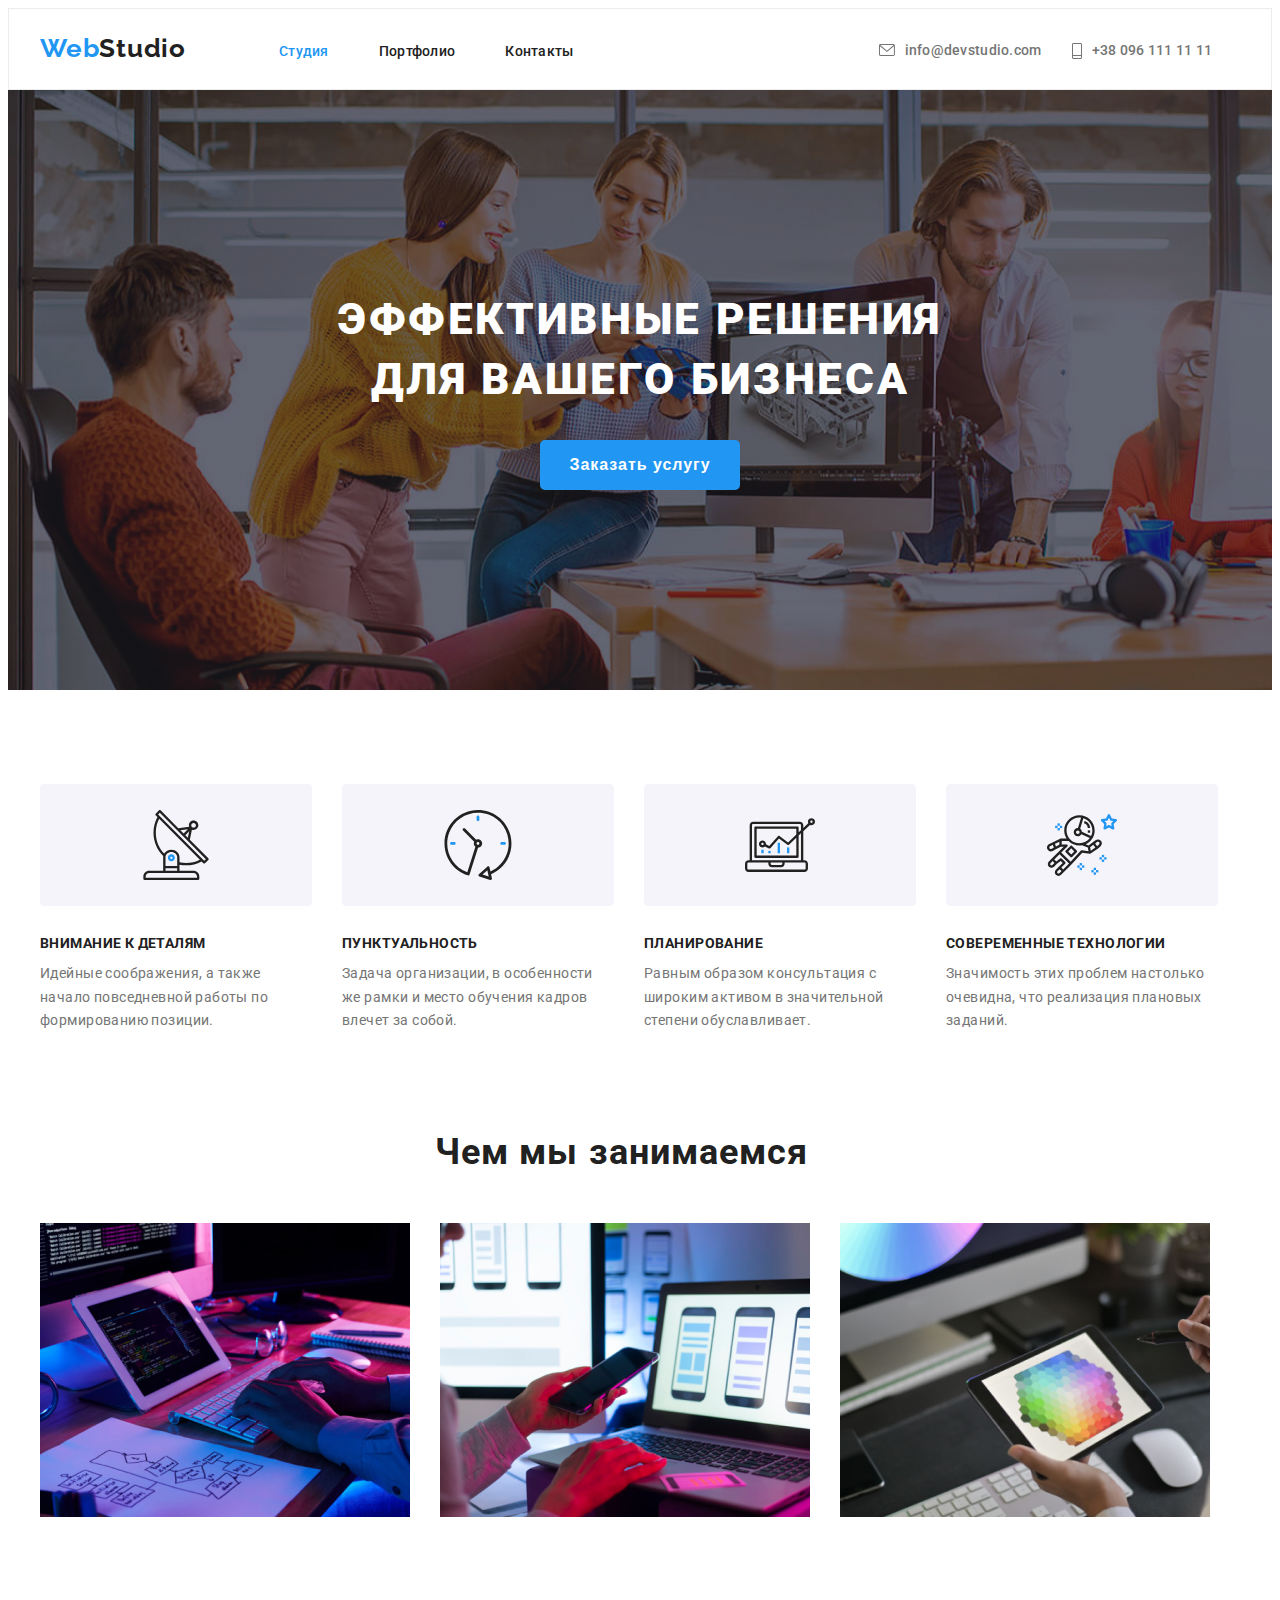
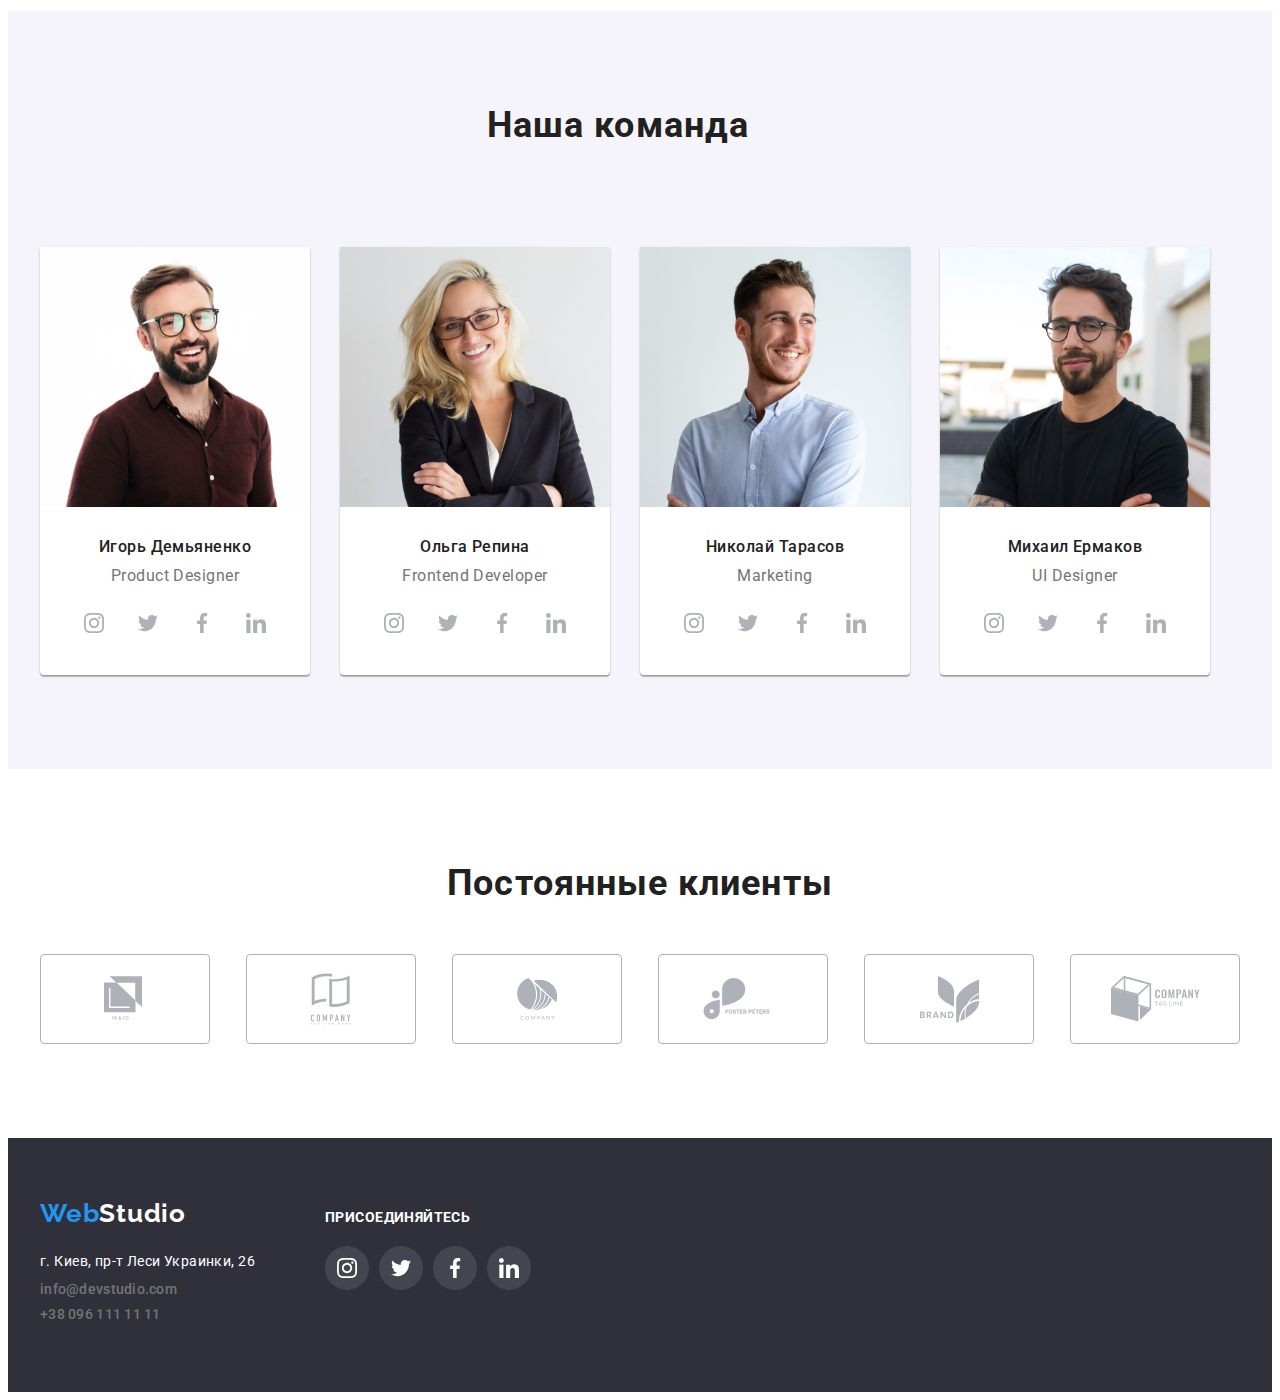
<file: index.html>
<!DOCTYPE html>
<html lang="en">
<head>
    <meta charset="UTF-8">
    <meta http-equiv="X-UA-Compatible" content="IE=edge">
    <meta name="viewport" content="width=device-width, initial-scale=1.0">
    <title>webstudio</title>
    <link rel="preconnect" href="https://fonts.gstatic.com">
    <link rel="stylesheet" href="https://cdnjs.cloudflare.com/ajax/libs/modern-normalize/1.0.0/modern-normalize.min.css" integrity="sha512-ISS7cAi1PEhQ8jnbJpJZMd29NlhNj4AWYyLOSp2CE/CsHxTCu+r+t0D2yoJudVrd0/8fTVPUVDzY5Tvli75u/g==" crossorigin="anonymous" />
<link href="https://fonts.googleapis.com/css2?family=Raleway:wght@700&family=Roboto:wght@400;500;900&display=swap" rel="stylesheet">
<link rel="stylesheet" href="css/styles.css">
</head>

<body class="page">
<!-- хедер -->

    <header class="page-header">
        <div class="container">
            <nav class="site-nav box"> 
                <a href="" class="logo"> Web<span class="studio">Studio</span>
                </a>
               <ul class="site-nav-list box"> 
                    <li class="site-nav-item"><a href="./index.html" class="link active">Студия</a></li>
                    <li class="site-nav-item"><a href="./portfolio.html" class="link">Портфолио</a></li>
                    <li class="site-nav-item"><a href="" class="link">Контакты</a></li>
                </ul> 
            <ul class="site-auth box"> 
                <li class="contact-mail cont">
                   <a href="mailto:info@devstudio.com" class="mail num"><svg width="16" height="12" class="mail-header icon">
                       <use href="./images1/sprite.svg#icon-mail"></use></svg>info@devstudio.com</a>
                </li>
                <li class="contact-tel cont"> 
                    <a href="+380961111111" class="number num"><svg width="10" height="16" class="phone-header icon">
                        <use href="./images1/sprite.svg#icon-phone" width="10" height="16"></use></svg>+38 096 111 11 11</a>
                </li>
            
            </ul>
            </nav>
    </header>



<main>
    <!-- герой -->
    <section class="hero">
    <div class="container">
        <h1 class="hero-title"> 
            эффективные решения <br/> для вашего бизнеса
        </h1>
        <button type="button" class="hero-btn">Заказать услугу</button>
     
    </div>
        
</section>
<!-- преимущества -->
<section class="advantages">
     <div class="container">
        <ul class="box">
            <li class="advantages-list">
                <div class="advantages-img-box">
                 <svg class="advantages-img" width="70" height="70">
                        <use href="./images1/sprite.svg#icon-antenna"></use></svg>
                    </div>
            <h3 class="advantages-name">ВНИМАНИЕ К ДЕТАЛЯМ</h3>
           <p class="advantages-item">Идейные соображения, а также начало повседневной работы по формированию позиции.</p></li>
           <li class="advantages-list">
               <div class="advantages-img-box">
                <svg class="advantages-img" width="70" height="70">
                    <use href="./images1/sprite.svg#icon-clock"></use></svg>
                </div>
            <h3 class="advantages-name">ПУНКТУАЛЬНОСТЬ</h3>
           <p class="advantages-item">Задача организации, в особенности же рамки и место обучения кадров влечет за собой.</p></li>
           <li class="advantages-list">
               <div class="advantages-img-box">
                <svg class="advantages-img" width="70" height="70">
                    <use href="./images1/sprite.svg#icon-diagram"></use></svg>
               </div>
            <h3 class="advantages-name">ПЛАНИРОВАНИЕ</h3>
           <p class="advantages-item">Равным образом консультация с широким активом в значительной степени обуславливает.</p>
           <li class="advantages-list">
               <div class="advantages-img-box">
                <svg class="advantages-img" width="70" height="70">
                    <use href="./images1/sprite.svg#icon-astronaut"></use></svg>
               </div>
            <h3 class="advantages-name">СОВЕРЕМЕННЫЕ ТЕХНОЛОГИИ</h3>
           <p class="advantages-item">Значимость этих проблем настолько очевидна, что реализация плановых заданий.</p></li>
           </ul>
   
     </div>

    </section>   
    <!-- работа -->    
        <section class="work">
            <div class="container">
                <h2 class="work-title">Чем мы занимаемся</h2>
                <ul class="box"> 
                    <li class="work-img"> <img src="./images1/img-3.png" alt="разработка проекта" width="370"> </li> 
                    <li class="work-img"><img src="./images1/img-1.png" alt="подбор интерфейса" width="370"></li>
                    <li class="work-img"><img src="./images1/img-2.png" alt="оформление деталей" width="370" ></li>
                </ul>
            </div>

</section>
<!-- команда -->
  <section class="team">
      <div class="container">
        <h2 class="team-title">Наша команда</h2>
        <ul class="box">
            <li class="team-img">
                <div class="card">
                    <img src="./images1/img.jpg" alt="Игорь Демьяненко" width="270">
                    <h3 class="name">Игорь Демьяненко</h3> 
                    <p class="team-pos">Product Designer</p>
                    <ul class="team-link">
                        <li class="team-link-item">
                            <a href="" class="team-link-dir">
                            <svg class="team-link-site">
                            <use href="./images1/sprite.svg#icon-instagram"></use>
                        </svg></a></li>
                        <li class="team-link-item">
                            <a href="" class="team-link-dir">
                        <svg class="team-link-site">
                            <use href="./images1/sprite.svg#icon-twitter"></use>
                            </svg></a></li>
                        <li class="team-link-item">
                            <a href="" class="team-link-dir">
                            <svg class="team-link-site">
                            <use href="./images1/sprite.svg#icon-facebook"></use>
                        </svg></a></li>
                        <li class="team-link-item">
                            <a href="" class="team-link-dir">
                            <svg class="team-link-site">
                            <use href="./images1/sprite.svg#icon-linkedin"></use>
                        </svg></a></li>
                    </ul>
                </div>
            </li>
            <li class="team-img">
                <div class="card">
                    <img src="./images1/img(1).jpg" alt="Ольга Репина" width="270"></img>
                    <h3 class="name">Ольга Репина</h3>
                    <p class="team-pos">Frontend Developer</p>
                    <ul class="team-link">
                        <li class="team-link-item">
                            <a href="" class="team-link-dir">
                            <svg class="team-link-site">
                            <use href="./images1/sprite.svg#icon-instagram"></use>
                        </svg></a></li>
                        <li class="team-link-item">
                            <a href="" class="team-link-dir">
                        <svg class="team-link-site">
                            <use href="./images1/sprite.svg#icon-twitter"></use>
                            </svg></a></li>
                        <li class="team-link-item">
                            <a href="" class="team-link-dir">
                            <svg class="team-link-site">
                            <use href="./images1/sprite.svg#icon-facebook"></use>
                        </svg></a></li>
                        <li class="team-link-item">
                            <a href="" class="team-link-dir">
                            <svg class="team-link-site">
                            <use href="./images1/sprite.svg#icon-linkedin"></use>
                        </svg></a></li>
                    </ul>
                </div>
            </li>   
            <li class="team-img">
                <div class="card">
                    <img src="./images1/img(2).jpg" alt="Николай Тарасов" width="270"> 
                    <h3 class="name">Николай Тарасов</h3>
                    <p class="team-pos">Marketing</p>
                    <ul class="team-link">
                        <li class="team-link-item">
                            <a href="" class="team-link-dir">
                            <svg class="team-link-site">
                            <use href="./images1/sprite.svg#icon-instagram"></use>
                        </svg></a></li>
                        <li class="team-link-item">
                            <a href="" class="team-link-dir">
                        <svg class="team-link-site">
                            <use href="./images1/sprite.svg#icon-twitter"></use>
                            </svg></a></li>
                        <li class="team-link-item">
                            <a href="" class="team-link-dir">
                            <svg class="team-link-site">
                            <use href="./images1/sprite.svg#icon-facebook"></use>
                        </svg></a></li>
                        <li class="team-link-item">
                            <a href="" class="team-link-dir">
                            <svg class="team-link-site">
                            <use href="./images1/sprite.svg#icon-linkedin"></use>
                        </svg></a></li>
                    </ul>
            </div>
            </li>
            <li class="team-img">
                <div class="card">
                    <img src="./images1/img(3).jpg" alt="Михаил Ермаков" width="270">
                    <h3 class="name">Михаил Ермаков</h3> 
                    <p class="team-pos">UI Designer</p>
                    <ul class="team-link">
                        <li class="team-link-item">
                            <a href="" class="team-link-dir">
                            <svg class="team-link-site">
                            <use href="./images1/sprite.svg#icon-instagram"></use>
                        </svg></a></li>
                        <li class="team-link-item">
                            <a href="" class="team-link-dir">
                        <svg class="team-link-site">
                            <use href="./images1/sprite.svg#icon-twitter"></use>
                            </svg></a></li>
                        <li class="team-link-item">
                            <a href="" class="team-link-dir">
                            <svg class="team-link-site">
                            <use href="./images1/sprite.svg#icon-facebook"></use>
                        </svg></a></li>
                        <li class="team-link-item">
                            <a href="" class="team-link-dir">
                            <svg class="team-link-site">
                            <use href="./images1/sprite.svg#icon-linkedin"></use>
                        </svg></a></li>
                    </ul>
            </div>
            </li>
        </ul>    
      </div>
</section>
<!-- клиенты -->
<section class="clients">
    <div class="container">
        <h2 class="clients-title">Постоянные клиенты</h2>
        <ul class="clients-list">
            <li class="clients-item"> <a href="" class="clients-link">
                <svg class="clients-logo" width="42" height="49">
                    <use href="./images1/sprite.svg#icon-logo-1"></use>
                </svg>
            </a></li>
            <li class="clients-item"> <a href="" class="clients-link">
                <svg class="clients-logo" width="40" height="52">
                    <use href="./images1/sprite.svg#icon-logo-2"></use>
                </svg>
            </a></li>
            <li class="clients-item"> <a href="" class="clients-link">
                <svg class="clients-logo" width="41" height="42">
                    <use href="./images1/sprite.svg#icon-logo-3"></use>
                </svg>
            </a></li>
            <li class="clients-item"> <a href="" class="clients-link">
                <svg class="clients-logo" width="80" height="42">
                    <use href="./images1/sprite.svg#icon-logo-4"></use>
                </svg>
            </a></li>
            <li class="clients-item"> <a href="" class="clients-link">
                <svg class="clients-logo" width="59" height="47">
                    <use href="./images1/sprite.svg#icon-logo-5"></use>
                </svg>
            </a></li>
            <li class="clients-item"> <a href="" class="clients-link">
                <svg class="clients-logo" width="89" height="46">
                    <use href="./images1/sprite.svg#icon-logo-6"></use>
                </svg>
            </a></li>
        </ul>
    </div>
</section>
</main>

<!-- футер -->

<footer class="footer">
    <div class="container">
        <div class="footer-left">
            <a href="" class="logo"> Web<span class="studio">Studio</span> </a>
            <address class="address">
                    г. Киев, пр-т Леси Украинки, 26
            </address>
            <ul class="site-auth-bot"> 
                   <li class="site-auth-item-bot"><a href="mailto:info@devstudio.com" class="mail">info@devstudio.com</a></li>
                   <li class="site-auth-item-bot"><a href="+380961111111" class="number">+38 096 111 11 11</a></li>
            </ul> 
        </div>
        <div class="footer-right">
            <h2 class="footer-right-title">присоединяйтесь</h2>
            <ul class="footer-right-list">
                <li class="footer-right-item">
                    <a href="" class="footer-right-link">
                    <svg class="footer-link-site">
                    <use href="./images1/sprite.svg#icon-instagram"></use>
                </svg></a></li>
                <li class="footer-right-item">
                    <a href="" class="footer-right-link">
                    <svg class="footer-link-site">
                    <use href="./images1/sprite.svg#icon-twitter"></use>
                    </svg></a></li>
                <li class="footer-right-item">
                    <a href="" class="footer-right-link">
                    <svg class="footer-link-site">
                    <use href="./images1/sprite.svg#icon-facebook"></use>
                </svg></a></li>
                <li class="footer-right-item">
                    <a href="" class="footer-right-link">
                    <svg class="footer-link-site">
                    <use href="./images1/sprite.svg#icon-linkedin"></use>
                </svg></a></li>
            </ul>


        </div>
    </div>
</footer>
     
</body>
</html>
</file>
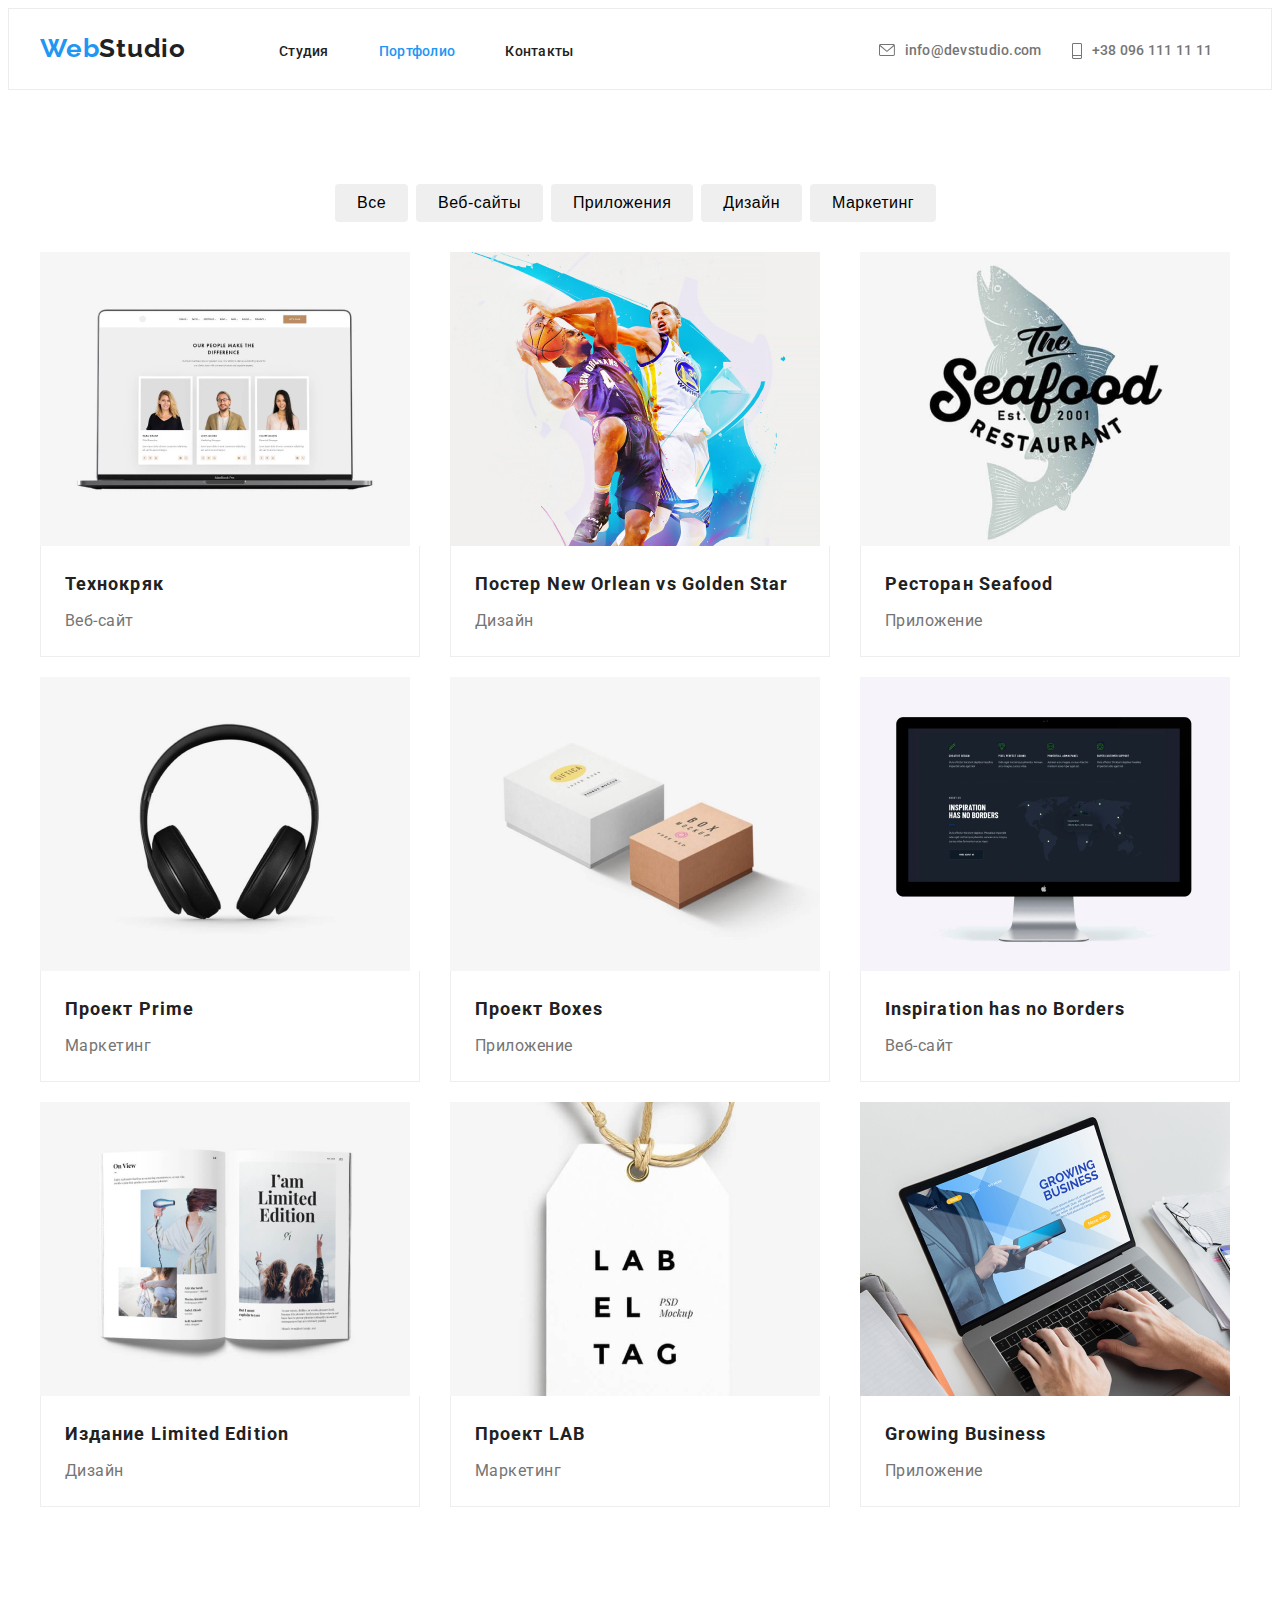
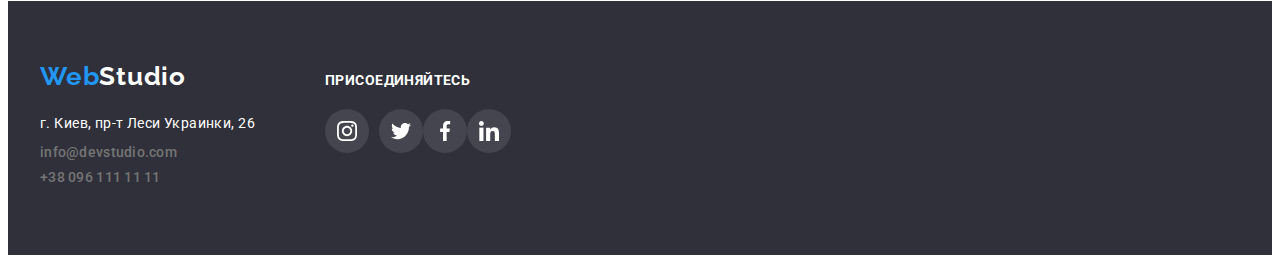
<file: portfolio.html>
<!DOCTYPE html>
<html lang="en">
<head>
    <meta charset="UTF-8">
    <meta http-equiv="X-UA-Compatible" content="IE=edge">
    <meta name="viewport" content="width=device-width, initial-scale=1.0">
    <title>webstudio</title>
    <link rel="preconnect" href="https://fonts.gstatic.com">
    <link rel="stylesheet" href="https://cdnjs.cloudflare.com/ajax/libs/modern-normalize/1.0.0/modern-normalize.min.css" integrity="sha512-ISS7cAi1PEhQ8jnbJpJZMd29NlhNj4AWYyLOSp2CE/CsHxTCu+r+t0D2yoJudVrd0/8fTVPUVDzY5Tvli75u/g==" crossorigin="anonymous" />
<link href="https://fonts.googleapis.com/css2?family=Raleway:wght@700&family=Roboto:wght@400;500;900&display=swap" rel="stylesheet">
<link rel="stylesheet" href="css/styles.css">
</head>
<body class="page">
    
    <!-- Хедер -->

    <header class="page-header">
        <div class="container">
            <nav class="site-nav box"> 
                <a href="" class="logo"> Web<span class="studio">Studio</span>
                </a>
               <ul class="site-nav-list box"> 
                    <li class="site-nav-item"><a href="./index.html" class="link">Студия</a></li>
                    <li class="site-nav-item"><a href="./portfolio.html" class="link active">Портфолио</a></li>
                    <li class="site-nav-item"><a href="" class="link">Контакты</a></li>
                </ul> 
            <ul class="site-auth box"> 
                <li class="contact-mail cont">
                   <a href="mailto:info@devstudio.com" class="mail num"><svg width="16" height="12" class="mail-header icon">
                       <use href="./images1/sprite.svg#icon-mail"></use></svg>info@devstudio.com</a>
                </li>
                <li class="contact-tel cont"> 
                    <a href="+380961111111" class="number num"><svg width="10" height="16" class="phone-header icon">
                        <use href="./images1/sprite.svg#icon-phone" width="10" height="16"></use></svg>+38 096 111 11 11</a>
                </li>
            
            </ul>
            </nav>
    </header>
<main>
    <!-- фильтр -->
    <section class="filter">
        <div class="container">
    <ul class="box">
        <li class="filter-button">
            <button type="button" class="button-services">Все</button></li>
        <li class="filter-button">
            <button type="button" class="button-services">Веб-сайты</button></li>
        <li class="filter-button">
            <button type="button" class="button-services">Приложения</button></li>
        <li class="filter-button">
            <button type="button" class="button-services">Дизайн</button></li>
        <li class="filter-button">
            <button type="button" class="button-services">Маркетинг</button></li>
    </ul>
        </div>
</section>
<!-- работы -->
<section class="work-show">
    <div class="container">
     <ul class="box">
        <li class="work-show-img"><img src="images1/img1.jpg" alt="Технокряк" width="370"><div class="info"><h2 class="work-show-item">Технокряк</h2><p class="type">Веб-сайт</p></div></li>
        <li class="work-show-img"><img src="images1/img2.jpg" alt="Постер New Orlean vs Golden Star" width="370"><div class="info"><h2 class="work-show-item">Постер New Orlean vs Golden Star</h2><p class="type">Дизайн</p></div></li>
        <li class="work-show-img"><img src="images1/img3.jpg" alt="Ресторан Seafood" width="370"><div class="info"><h2 class="work-show-item">Ресторан Seafood</h2><p class="type">Приложение</p></div></li>
        <li class="work-show-img"><img src="images1/img4.jpg" alt="Проект Prime" width="370"><div class="info"><h2 class="work-show-item">Проект Prime</h2><p class="type">Маркетинг</p></div></li>
        <li class="work-show-img"><img src="images1/img5.jpg" alt="Проект Boxes" width="370"><div class="info"><h2 class="work-show-item">Проект Boxes</h2><p class="type">Приложение</p></div></li>
        <li class="work-show-img"><img src="images1/img6.jpg" alt="Inspiration has no Borders" width="370"><div class="info"><h2 class="work-show-item">Inspiration has no Borders</h2><p class="type">Веб-сайт</p></div></li>
        <li class="work-show-img"><img src="images1/img7.jpg" alt="Издание Limited Edition" width="370"><div class="info"><h2 class="work-show-item">Издание Limited Edition</h2><p class="type">Дизайн</p></div></li>
        <li class="work-show-img"><img src="images1/img8.jpg" alt="Проект LAB" width="370"><div class="info"><h2 class="work-show-item">Проект LAB</h2><p class="type">Маркетинг</p></div></li>
        <li class="work-show-img"><img src="images1/img9.jpg" alt="Growing Business" width="370"><div class="info"><h2 class="work-show-item">Growing Business</h2><p class="type">Приложение</p></div></li>
     </ul>
    </div>
</section>
</main>

<!-- футер -->
<footer class="footer">
    <div class="container">
        <div class="footer-left">
            <a href="" class="logo"> Web<span class="studio">Studio</span> </a>
            <address class="address">
                    г. Киев, пр-т Леси Украинки, 26
            </address>
            <ul class="site-auth-bot"> 
                   <li class="site-auth-item-bot"><a href="mailto:info@devstudio.com" class="mail">info@devstudio.com</a></li>
                   <li class="site-auth-item-bot"><a href="+380961111111" class="number">+38 096 111 11 11</a></li>
            </ul> 
        </div>
        <div class="footer-right">
            <h2 class="footer-right-title">присоединяйтесь</h2>
            <ul class="footer-right-list">
                <li class="footer-right-item">
                    <a href="" class="footer-right-link">
                    <svg class="footer-link-site">
                    <use href="./images1/sprite.svg#icon-instagram"></use>
                </svg></a></li>
                <li class="teafooter-right-item">
                    <a href="" class="footer-right-link">
                    <svg class="footer-link-site">
                    <use href="./images1/sprite.svg#icon-twitter"></use>
                    </svg></a></li>
                <li class="teafooter-right-item">
                    <a href="" class="footer-right-link">
                    <svg class="footer-link-site">
                    <use href="./images1/sprite.svg#icon-facebook"></use>
                </svg></a></li>
                <li class="teafooter-right-item">
                    <a href="" class="footer-right-link">
                    <svg class="footer-link-site">
                    <use href="./images1/sprite.svg#icon-linkedin"></use>
                </svg></a></li>
            </ul>


        </div>
    </div>
</footer>
     
     
</body>
</html>
</file>
<file: css/styles.css>
/* цвет основного текста #212121 */
/* вторичный цвет текста #757575 */
/* белый #ffffff */
/* акцент #2196f3 */
:root {
    --title-color-text:#212121 ;
    --secondary-color-text:#757575 ;
    --accent-color-text: #2196f3 ;
    --white-color: #ffffff
    

}
body {
    background-color: var(--white-color);
    color: var(--title-color-text);
    font-family: Roboto, sans-serif ;
}

.site-nav-list .link.active {
    color: var(--accent-color-text);

}
a{ text-decoration: none;}

li {list-style: none;}

img{
    display: block;


}
h1,
h2,
h3,
h4,
h5,
h6,
p {
  margin: 0;
}

ul,
ol {
  margin: 0;
  padding: 0;
}

.button .button-services {
    cursor: pointer;
}



/* site nav! */

.container {
    width: 1200px;
    margin: 0 auto;
    padding-left: 15px;
    padding-right: 15px;
}

.page-header {
    height: 80px;
    border: 1px solid #ECECEC;
}

/* .logo {
    margin-right: 93px;
    margin-top: 24px;
    margin-bottom: 24px;
} */


.box {
    display: flex;
    flex-wrap: wrap;
} 

.site-nav-item {
margin-right: 50px;
}


.site-nav-item {
    margin-top: 32px;
    margin-bottom: 32px;
}

/* .site-nav-item:not(:last-child) {
    margin-right: 50px;

} */

.site-auth {
    margin-right: 0px auto;
    display: flex;
    justify-content: center;
    align-items: center;

}

.page-header .mail {
    margin-left: 255px;
    margin-right: 30px;
    display: flex;
    justify-content: center;
    align-items: center;
}

.page-header .number {
    display: flex;
    justify-content: center;
    align-items: center;
}

.mail-header {
    margin-right: 10px;
    fill: var(--secondary-color-text)
}

.phone-header {
    margin-right: 10px;
    fill: var(--secondary-color-text)
}


.page-header .logo {
color: var(--accent-color-text);
font-family: Raleway;
font-style: 400;
font-weight: 700;
font-size: 26px;
line-height: 1.2;
letter-spacing: 0.03em;
margin-right: 93px;
margin-top: 24px;
margin-bottom: 24px;
}
.site-nav .studio {
    color: var(--title-color-text);
}

.site-nav-list .link {
color: var(--title-color-text);
font-style: 400;
font-weight: 500;
font-size: 14px;
line-height: 1.14;
letter-spacing: 0.02em;
}
.link:hover {
    color: var(--accent-color-text);
    }
    
/* .site-auth .mail {
    color: var(--secondary-color-text);
}
.site-auth .number {
    color: var(--secondary-color-text);
} */

.box .num {
    color: var(--secondary-color-text);
}

.box .num:hover,
.box .num:focus {
    color: var(--accent-color-text);
}

.box .num:hover .icon,
.box .num:focus .icon {
    fill: var(--accent-color-text);
}


.site-auth {
font-style: 400;
font-weight: 500;
font-size: 14px;
line-height: 1.14;
letter-spacing: 0.02em;
color: var(--title-color-text);

}


/* hero */

.hero {

    flex-direction: column;
    justify-content: center ;
    flex-grow: 1;
    background-color: #2F303A ;
    background-image: linear-gradient( rgba(47, 48, 58, 0.4), rgba(47, 48, 58, 0.4)) ,
    url("../images1/hero-bc.jpg");
    background-repeat: no-repeat;
    background-size: cover;
}


.hero-title {
color: var(--white-color) ;
font-style: 400;
font-weight: 900;
font-size: 44px;
line-height: 1.36;
letter-spacing: 0.06em;
text-transform: uppercase;
text-align: center;
width: 696px;
margin: 0 auto;
padding-top: 200px;
padding-bottom: 30px;


}

.hero-btn {
    font-style: 400;
    font-weight: 700;
    font-size: 16px;
    line-height: 1.87;
    align-items: center;
    text-align: center;
    letter-spacing: 0.06em ;
    color: var(--white-color) ;
    background-color: var(--accent-color-text) ;
    width: 200px;
    height: 50px;
    margin-left: 500px;
    margin-right: 500px;
    margin-bottom: 200px;
    border-radius: 5px;
    border: 0px;


}


/* работы */



.work .box {
display: flex;
flex-wrap: wrap;
margin-left: -30px;
margin-bottom: 94px;
}

.work-img {
    width: calc(100%/3-30px);
    margin-left: 30px;
} 

.work-title {
color: var(--title-color-text);
font-style: 400;
font-weight: 700;
font-size: 36px;
line-height: 1.17;
letter-spacing: 0.03em;
height: 42px;
justify-content: center;
width: 380px;
height: 42px;
margin-right: 395px;
margin-left: 395px;
margin-bottom: 50px;
}


/* команда */

.card {
    box-shadow: 0px 1px 3px rgba(0, 0, 0, 0.12), 0px 1px 1px rgba(0, 0, 0, 0.14), 0px 2px 1px rgba(0, 0, 0, 0.2);
    border-radius: 0px 0px 4px 4px;
}
.team {
    background-color: #F5F4FA;;
}

.team-img .card
{
    width: 270px;
    height: 428px;
    margin-bottom: 94px;
    background-color: #fff;
    
}
.team .box {
    display: flex;
    flex-wrap: wrap;
    margin-left: -30px;
    margin-top: -50px;
    }
    
.team-img {
        width: calc(100%/4-30px);
        margin-left: 30px;
        margin-top: 50px;
}
.team-title{
color: var(--title-color-text) ;
font-style: 400;
font-weight: 700;
font-size: 36px;
line-height: 1.16;
letter-spacing: 0.03em;
width: 265px;
height: 42px;
margin-left: 447px;
margin-right: 448px;
padding-top: 94px;
padding-bottom: 100px;

}

.name {
color:var(--title-color-text);
font-style: 400;
font-weight: 500;
font-size: 16px;
line-height: 1.19;
letter-spacing: 0.03em;
text-align: center;
margin-bottom: 10px;
margin-top: 30px;
}


.team-pos {
color: var(--secondary-color-text);
font-size: 16px;
line-height: 1.19;
letter-spacing: 0.03em;
text-align: center;
margin-bottom: 16px;
}

.team-link {
    display: flex;
    justify-content: space-between;
    padding-left: 32px;
    padding-right: 32px;
}

.team-link-dir:hover,
.team-link-dir:focus {
    background-color: var(--accent-color-text);
}

.team-link-dir:hover .team-link-site,
.team-link-dir:focus .team-link-site {
    fill: #fff;
}

.team-link-dir {
    display: flex;
  justify-content: center;
  align-items: center;
  width: 44px;
  height: 44px;
  border-radius: 50%;
}

.team-link-site {
  width: 20px;
  height: 20px;
  fill:#AFB1B8;
}

/* клиенты */

.clients-title {
color: var(--title-color-text) ;    
font-style: 400;
font-weight: 700;
font-size: 36px;
line-height: 1.16;
text-align: center;
letter-spacing: 0.03em;
display: flex;
justify-content: center;
padding-top: 94px;
padding-bottom: 50px;
}

.clients-list {
    display: flex;
    justify-content: space-between;
    padding-bottom: 94px;
}

.clients-link:hover {

    border: 1px solid var(--accent-color-text);
}

.clients-link:hover svg {

   fill: #2196f3;
} 

.clients-logo {
    fill: #AFB1B8;
}
    


.clients-link {
    display: flex;
    justify-content: center;
    align-items: center;
    border: 1px solid #AFB1B8;
    box-sizing: border-box;
    border-radius: 4px;
    width: 170px;
    height: 90px;
    
}




/* advantages */

.advantages-name {
color: var(--title-color-text);
font-style: 400;
font-weight: 700;
font-size: 14px;
line-height: 1.14;
letter-spacing: 0.03em;
text-transform: uppercase;
width: 270;
height: 16;
margin-top: 30px;
margin-bottom: 10px;
margin-right: 30px;
}

.advantages-img-box {
    display: flex;
    justify-content: center;
    align-items: center;
    border: 1px solid #F5F4FA;
    border-radius: 4px;
    width: 270px;
    height: 120px;
    margin-top: 94px;
    background-color:#F5F4FA;
}

.advantage-img {
    background: #F5F4FA;
}

.advantages-item {
color: var(--secondary-color-text);
font-style: 400;
font-weight: 400;
font-size: 14px;
line-height: 1.71 ;
letter-spacing: 0.03em;
width: 270px;
height: 75px;
margin-bottom: 94px;

}

.advantages-item:not(:last-child) { 
    margin-right: 30px;
}
   

.advantages-item {
    height: 75px;
    width: 270px;
}

.advantages-list:not(:last-child) {
    margin-right: 30px;
}


/* фильтр */

.filter .box {
    margin-top: 94px;
    margin-bottom: 30px;
    margin-left: 295px;

}

.filter-button {
    margin-right: 8px;
}


.filter .button-services { 
    font-style: 400;
font-weight: 500;
font-size: 16px;
line-height: 1.62;
text-align: center;
letter-spacing: 0.03em; 
border-radius: 4px;
border: 0px;
padding-left: 22px;
padding-right: 22px;
padding-top: 6px;
padding-bottom: 6px;

}

.filter .button-services:hover {
color: var(--white-color);
background-color: var(--accent-color-text);
font-family: Roboto;
font-style: 400;
font-weight: 500;
font-size: 16px;
line-height: 1.62;
text-align: center;
letter-spacing: 0.03em;
box-shadow: 0px 3px 1px rgba(0, 0, 0, 0.1), 0px 1px 2px rgba(0, 0, 0, 0.08), 0px 2px 2px rgba(0, 0, 0, 0.12);
}


/* Работа */

.filter .box:not(:last-child) { 
    margin-right: 6px;

}

.filter .box:not(:last-child) {
    margin-right: 8px;
}


.work-show-item {
    font-style: normal;
    font-weight: bold;
    font-size: 18px;
    line-height: 2;
    letter-spacing: 0.06em;
    text-align: start;
    /* margin-bottom: 4px;
    margin-left: 24px;
    margin-right: 24px; */
    padding-top: 20px;
    padding-bottom: 4px;
    padding-left: 24px;
    padding-right: 24px;
}

.work-show .box {
    display: flex;
    flex-wrap: wrap;
    margin-right: -30px;
    margin-bottom: 94px;
    margin-top: -20px;
}

.work-show-img {
    width: calc(100% / 3 - 30px);
    margin-right: 30px;
    margin-top: 20px;

}

.work-show-img:hover,
.work-show-img:focus {
    box-shadow: 0px 1px 1px rgba(0, 0, 0, 0.12), 0px 4px 4px rgba(0, 0, 0, 0.06), 1px 4px 6px rgba(0, 0, 0, 0.16);
}

.info {
    border: 1px solid #EEEEEE;
    border-top: none;
}
.type {
    color: var(--secondary-color-text);
    font-size: 16px;
    line-height: 1.87;
    letter-spacing: 0.03em;
    margin-left: 24px;
    margin-bottom: 20px;
}
/* футер */
.footer {
    background-color:  #2F303A ;
}
.footer .logo {
color: var(--accent-color-text);
font-family: Raleway;
font-style: 400;
font-weight:700;
font-size: 26px;
line-height: 1.2;
letter-spacing: 0.03em;
margin-top: 60px;
margin-bottom: 20px;
}

.footer .studio {
    color: var(--white-color);
}
.footer .address {
    font-family: Roboto;
    font-style: normal;
    font-weight: 400;
    font-size: 14px;
    line-height: 1.71;
    letter-spacing: 0.03em;
    margin-bottom: 9px;
    margin-top: 20px;
    color: #fff;
    
}

.footer-right-title {
    font-style: 400;
font-weight: 700;
font-size: 14px;
line-height: 1.14;
letter-spacing: 0.03em;
text-transform: uppercase;
color: #fff;
}

.footer-right-item:not(:last-child) {
    margin-right: 10px;
}
.footer-right {
    display: flex;
    flex-direction: column;
    padding-left: 70px;
    padding-top: 12px;
}

.footer .container {
    padding-top: 60px;
    padding-bottom: 60px;
    display: flex;
}
.site-auth-bot {
    font-style: 400;
    font-weight: 500;
    font-size: 14px;
    line-height: 1.14;
    letter-spacing: 0.02em;
    color: var(--title-color-text);
    margin-left: 0px auto;
    margin-bottom: 9px;
}

.footer-right-list {
    display: flex;
    justify-content: space-between;
    padding-top: 20px;
}

.footer-right-link:hover,
.footer-right-link:focus {
    background-color: var(--accent-color-text);
}

.footer-right-link:hover .team-link-site,
.footer-right-link:focus .team-link-site {
    fill: #fff;
}

.footer-right-link {
    display: flex;
  justify-content: center;
  align-items: center;
  width: 44px;
  height: 44px;
  border-radius: 50%;
  background-color:rgba(255, 255, 255, 0.1);
}

.footer-link-site {
  width: 20px;
  height: 20px;
  fill: #fff;
}

.site-auth-bot .mail:hover {
    color: #2196f3;
}
.site-auth-bot .number:hover {
    color: #2196f3;
}
    
.site-auth-bot .mail {
    color: var(--secondary-color-text)
     ;
}
.site-auth-bot .number {
    color: var(--secondary-color-text);
}
.site-auth-item-bot:not(:last-child) {
    margin-bottom: 9px;
}
</file>
